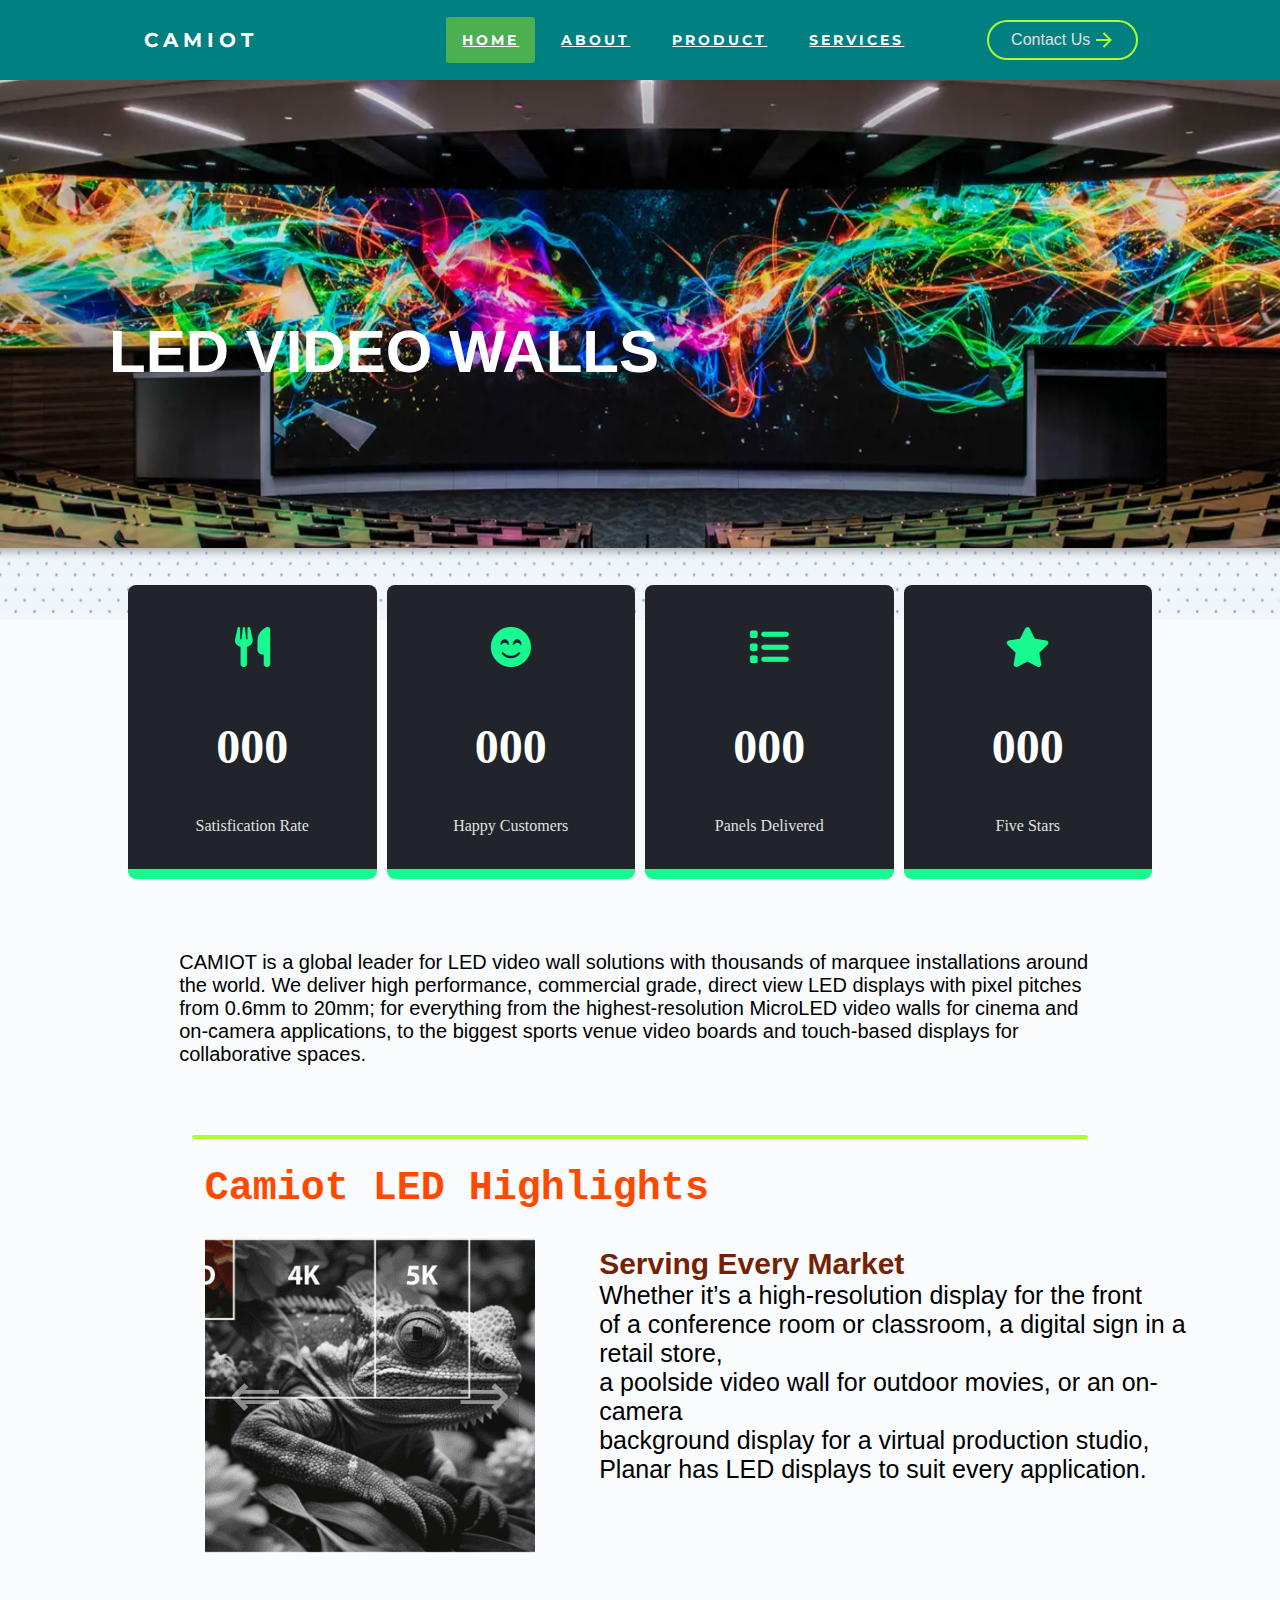
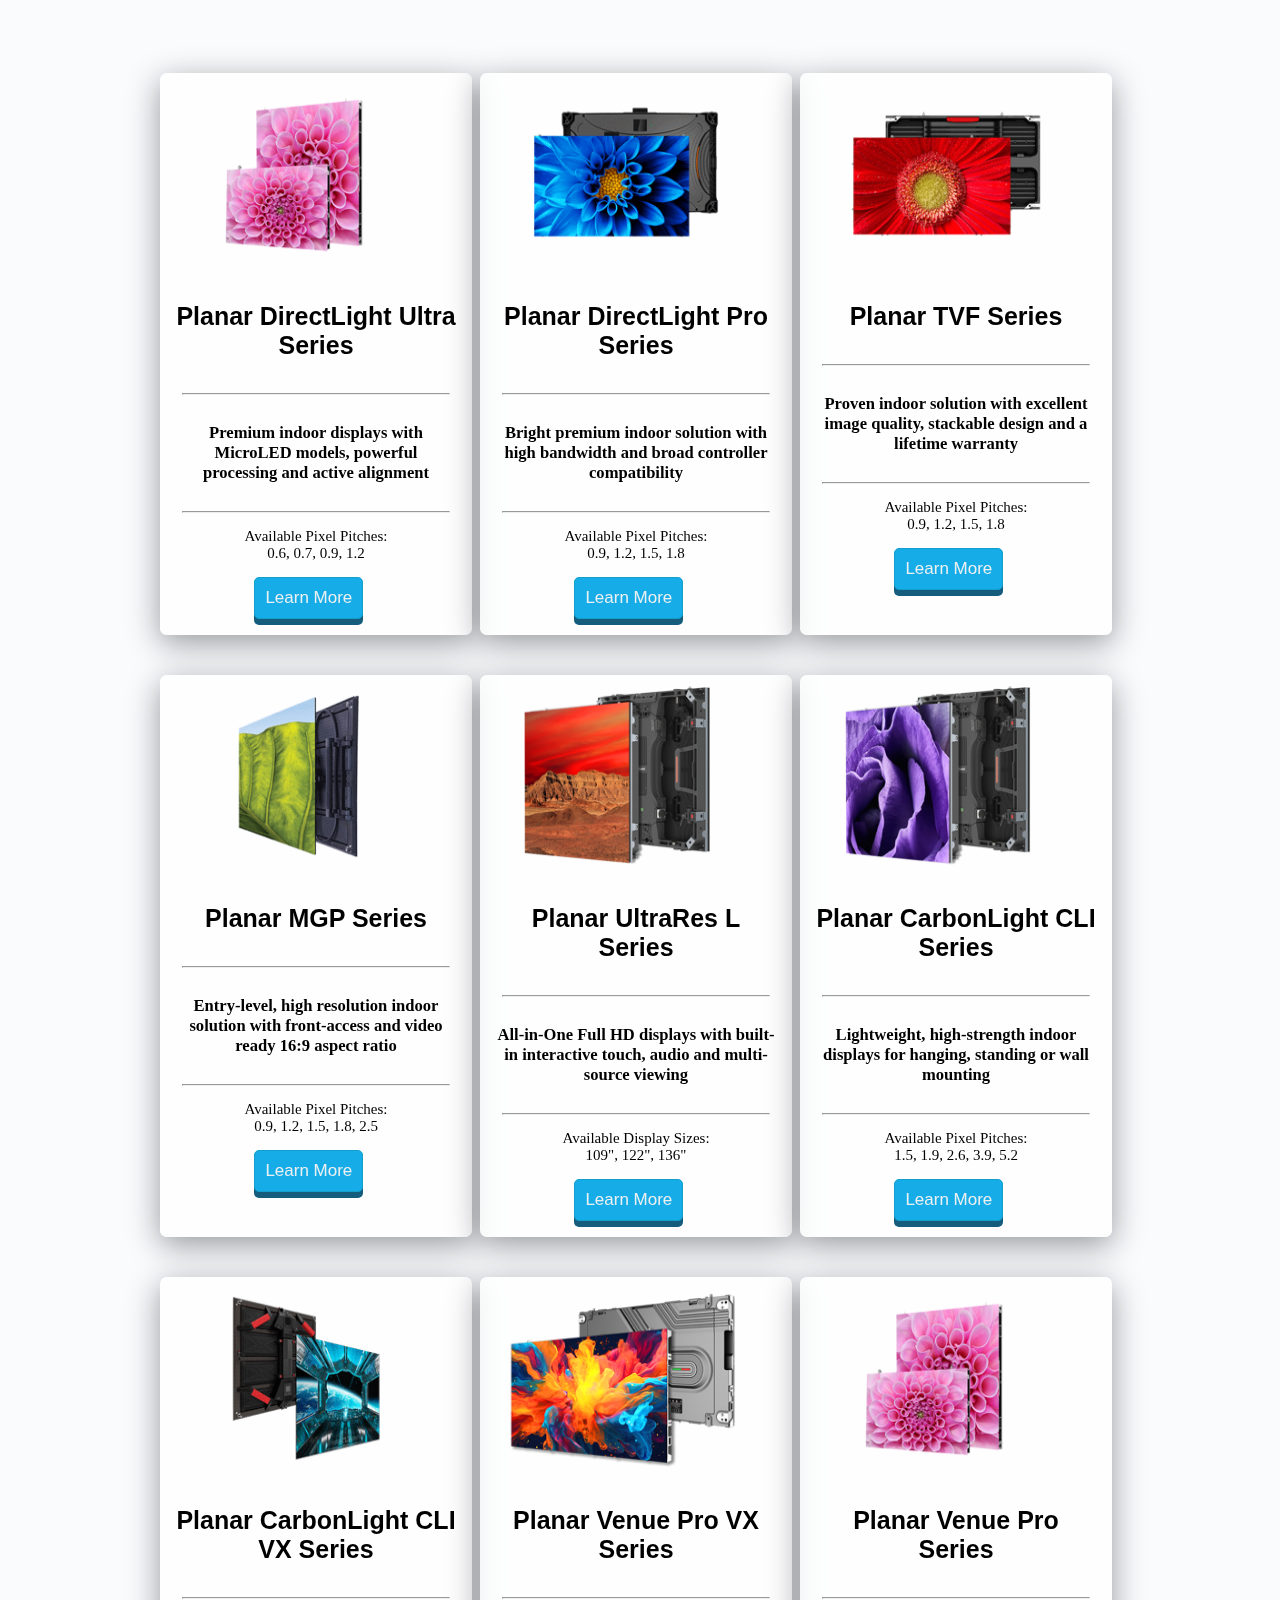
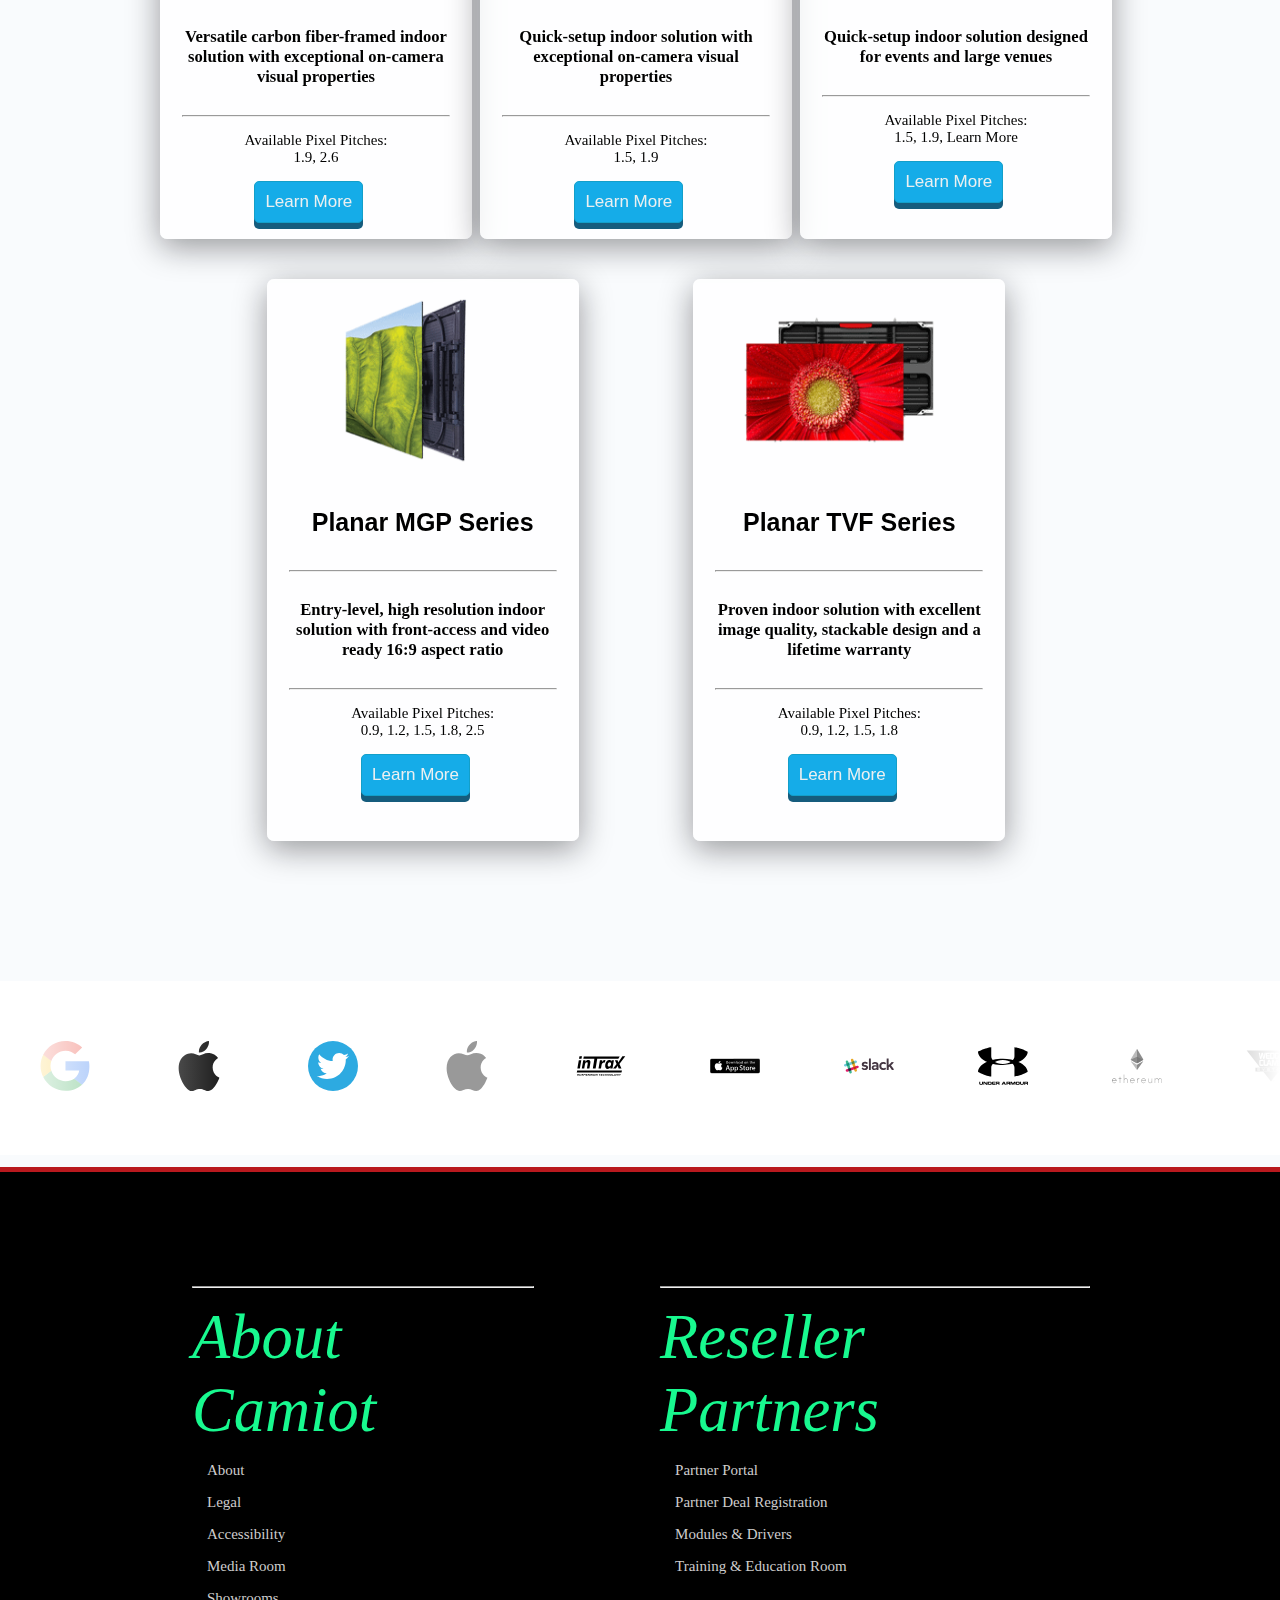
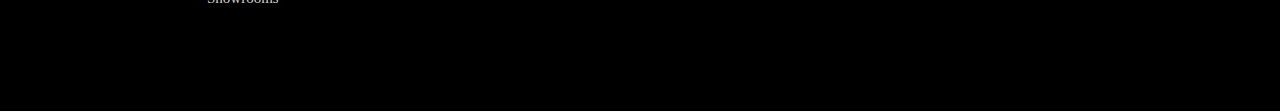
<file: index.html>
<!DOCTYPE html>
<html lang="en">
<head>
<meta charset="UTF-8" />
<meta name="viewport" content="width=device-width, initial-scale=1.0" />
<link href="https://fonts.googleapis.com/css2?family=Montserrat&display=swap" rel="stylesheet"/>
 <!-- FontAwesome Icons -->
 <link rel="stylesheet" href="https://cdnjs.cloudflare.com/ajax/libs/font-awesome/6.0.0-beta2/css/all.min.css" />
<!-- Google Fonts -->
<link href="https://fonts.googleapis.com/css2?family=Poppins:wght@400;600&display=swap" rel="stylesheet" />
<link rel="stylesheet" href="style.css" />
<link rel="stylesheet" href="components_css/button2.css" />
<link rel="stylesheet" href="components_css/scroll.css" />
<link rel="stylesheet" href="components_css/cardbg.css" />
<link rel="stylesheet" href="components_css/cardsdemo.css" />
<link rel="stylesheet" href="components_css/logo-scroll.css">
<link rel="icon" type="image/svg+xml" href="./Assets/logoweb.png" />
<title>CAMIOT SOLUTIONS</title>
</head>
<body>
<div class="preloader" id="preloader">
  <div class="loadingspinner">
    <div id="square1"></div>
    <div id="square2"></div>
    <div id="square3"></div>
    <div id="square4"></div>
    <div id="square5"></div>
  </div>
</div>
<!-- ------------------------------------------------------------------------------------------------------------- -->
<nav>
<div class="logotext">
<a href="index.html" style="text-decoration: none; cursor:pointer;color: white;"><h4>CAMIOT</h4></a>
</div>
<ul class="nav-links">

        <li><a class="active" href="index.html">Home</a></li>

        <li><a href="pages/about.html">About</a></li>

        <li><a href="pages/product.html">Product</a></li>

        <li><a href="pages/services.html">Services</a></li>

       
</ul>
<!-- <button class="button">Contact Us</button> -->
<button class="animated-button" onclick="displayPopup()">
    <svg viewBox="0 0 24 24" class="arr-2" xmlns="http://www.w3.org/2000/svg">
      <path
        d="M16.1716 10.9999L10.8076 5.63589L12.2218 4.22168L20 11.9999L12.2218 19.778L10.8076 18.3638L16.1716 12.9999H4V10.9999H16.1716Z"
      ></path>
    </svg>
    <span class="text">Contact Us</span>
    <span class="circle"></span>
    <svg viewBox="0 0 24 24" class="arr-1" xmlns="http://www.w3.org/2000/svg">
      <path
        d="M16.1716 10.9999L10.8076 5.63589L12.2218 4.22168L20 11.9999L12.2218 19.778L10.8076 18.3638L16.1716 12.9999H4V10.9999H16.1716Z"
      ></path>
    </svg>
</button>
</nav>
<!-- ------------------------------------------------------------------------------------------------------------- -->
<main>

<div class="hero-section">
    <img src="./Assets/t3.png" alt="camiot" class="HEROIMG">
    <div class="hero-text"><h1 class="ttx">LED VIDEO WALLS</h1></div>
    
</div>

<div class="wrapperpro">
  <div class="containerpro">
    <i class="fas fa-utensils"></i>
    <span class="num" data-val="87">000</span>
    <span class="text">Satisfication Rate</span>
  </div>

  <div class="containerpro">
    <i class="fas fa-smile-beam"></i>
    <span class="num" data-val="3483">000</span>
    <span class="text">Happy Customers</span>
  </div>

  <div class="containerpro">
    <i class="fas fa-list"></i>
    <span class="num" data-val="2721">000</span>
    <span class="text">Panels Delivered</span>
  </div>

  <div class="containerpro">
    <i class="fas fa-star"></i>
    <span class="num" data-val="1700">000</span>
    <span class="text">Five Stars</span>
  </div>
</div>

<div class="hero-para">
    <p>
        CAMIOT is a global leader for LED video wall solutions with thousands of marquee installations around the world. We deliver high performance, commercial grade, direct view LED displays with pixel pitches from 0.6mm to 20mm; for everything from the highest-resolution MicroLED video walls for cinema and on-camera applications, to the biggest sports venue video boards and touch-based displays for collaborative spaces.
    </p>
</div>

<hr width="70%" class="line"/>
<div class="mid">
<h1 class="mid-h1">Camiot LED Highlights</h1>
</div>
<section aria-label="Newest Photos" class="carouselsection">
  <div class="carousel-main">
      <div class="carousel" data-carousel>
        <button class="carousel-button prev" data-carousel-button="prev">&#8656;</button>
        <button class="carousel-button next" data-carousel-button="next">&#8658;</button>
        <ul data-slides>
          <li class="slide" data-active>
            <img src="Assets/1.gif" alt="Image #1">
          </li>
          <li class="slide">
            <img src="Assets/2.gif" alt="Image #2">
          </li>
          <li class="slide">
            <img src="Assets/3.webp" alt="Image #3">
          </li>
        </ul>
      </div>
      <div class="hero-para2">
          <p>
            <span class="hp2span">  Serving Every Market</span> <br/>
              Whether it’s a high-resolution display for the front <br> of a conference room or classroom, a digital sign in a retail store,<br> a poolside video wall for outdoor movies, or an on-camera <br>background display for a virtual production studio, <br>Planar has LED displays to suit every application.
          </p>
      </div>
  </div>
</section>
</main>
<!-- ------------------------------------------------------------------------------------------------------------- -->
<div class="startcards">
  <h1 class="stch1">LED Video Wall Solutions</h1>
  <h3 class="stch3">Use the application filters below to view tailored Planar LED solutions.</h3>



<div class="boxes" >
  <div class="cardbg" >
    <div class="content">
      <svg
        fill="currentColor"
        viewBox="0 0 24 24"
        xmlns="http://www.w3.org/2000/svg"
      >
        <path
          d="M20 9V5H4V9H20ZM20 11H4V19H20V11ZM3 3H21C21.5523 3 22 3.44772 22 4V20C22 20.5523 21.5523 21 21 21H3C2.44772 21 2 20.5523 2 20V4C2 3.44772 2.44772 3 3 3ZM5 12H8V17H5V12ZM5 6H7V8H5V6ZM9 6H11V8H9V6Z"
        ></path>
      </svg>
      <p class="para">
      <span style="color: bisque; font-size: 30px;">  Indoor LED Video Walls</span><br>
  Whether it's high-detail content viewed up close in a boardroom or massive digital signage hanging in an airport, Planar's seamless, direct view LED display solutions suit almost every indoor application. With the industry's finest pixel pitches—as small as 0.6mm—and a wide variety of optical and mechanical features to choose from, our indoor LED is the answer.
      </p>
    </div>
  </div>
  <img src="./Assets/led.webp" alt="" class="img-boxes">
</div>
</div>

<!-- __________________ DEMO-CARDS SECTION______________________ -->





  <section class="demo_cards_area">
    <div class="maincard">
         <!-- CARD NO.1 -->
          <div class="subcards">
               <img src="./Assets/panels/1.png" alt="card_logo">
               
               <h4>Planar DirectLight Ultra Series</h4>
               <hr width="95%">
               <div class="demo-profile-details">
               <h5>Premium indoor displays with MicroLED models, powerful processing and active alignment</h5>
               <hr width="95%">
               <p> Available Pixel Pitches:<br/>
               0.6, 0.7, 0.9, 1.2</p>
               </div>
               <button onclick="displayfullcard1()" class="cards-button">Learn More</button>
          </div>
         <!-- CARD NO.2 --> 
          <div class="subcards">
             <img src="./Assets/panels/2.png" alt="card_logo">
             <h4>Planar DirectLight Pro Series</h4>
             <hr width="95%">
             <div class="demo-profile-details">
             <h5>Bright premium indoor solution with high bandwidth and broad controller compatibility</h5>
             <hr width="95%">
             <p>Available Pixel Pitches: <br> 
              0.9, 1.2, 1.5, 1.8</p>
             </div>
             <button class="cards-button">Learn More</button>
          </div>
         <!-- CARD NO.3 -->
          <div class="subcards">
         <img src="./Assets/panels/3.png" alt="card_logo">
         <h4>Planar TVF Series</h4>
         <hr width="95%">
         <div class="demo-profile-details">
         <h5>Proven indoor solution with excellent image quality, stackable design and a lifetime warranty</h5>
         <hr width="95%">
         <p>Available Pixel Pitches: <br>
          0.9, 1.2, 1.5, 1.8</p>
         </div>
         <button class="cards-button">Learn More</button>
          </div>
         <!-- CARD NO.4 -->
          <div class="subcards">
     <img src="./Assets/panels/4.png" alt="card_logo">
     <h4>Planar MGP Series</h4>
     <hr width="95%">
     <div class="demo-profile-details">
     <h5>Entry-level, high resolution indoor solution with front-access and video ready 16:9 aspect ratio</h5>
     <hr width="95%">
     <p>Available Pixel Pitches: <br>
       0.9, 1.2, 1.5, 1.8, 2.5</p>
     </div>
     <button class="cards-button">Learn More</button>
          </div>
         <!-- CARD NO.5 -->
          <div class="subcards">
 <img src="./Assets/panels/5.png" alt="card_logo">
 <h4>Planar UltraRes L Series</h4>
 <hr width="95%">
 <div class="demo-profile-details">
 <h5>All-in-One Full HD displays with built-in interactive touch, audio and multi-source viewing</h5>
 <hr width="95%">
 <p>Available Display Sizes: <br>
  109", 122", 136"</p>
 </div>
 <button class="cards-button">Learn More</button>
          </div>
         <!-- CARD NO.6 -->
          <div class="subcards">
 <img src="./Assets/panels/6.png" alt="card_logo">
 <h4>Planar CarbonLight CLI Series</h4>
 <hr width="95%">
 <div class="demo-profile-details">
 <h5>Lightweight, high-strength indoor displays for hanging, standing or wall mounting</h5>
 <hr width="95%">
 <p>Available Pixel Pitches: <br>
   1.5, 1.9, 2.6, 3.9, 5.2</p>
 </div>
 <button class="cards-button">Learn More</button>
          </div>
         <!-- CARD NO.7 -->
          <div class="subcards">
 <img src="./Assets/panels/7.png" alt="card_logo">
 <h4>Planar CarbonLight CLI VX Series</h4>
 <hr width="95%">
 <div class="demo-profile-details">
 <h5>Versatile carbon fiber-framed indoor solution with exceptional on-camera visual properties</h5>
 <hr width="95%">
 <p>Available Pixel Pitches: <br>
  1.9, 2.6</p>
 </div>
 <button class="cards-button">Learn More</button>
          </div>
         <!-- CARD NO.8 -->
          <div class="subcards">
 <img src="./Assets/panels/8.png" alt="card_logo">
 <h4>Planar Venue Pro VX Series</h4>
 <hr width="95%">
 <div class="demo-profile-details">
 <h5>Quick-setup indoor solution with exceptional on-camera visual properties</h5>
 <hr width="95%">
 <p>Available Pixel Pitches: <br>1.5, 1.9</p>
 </div>
 <button class="cards-button">Learn More</button>
          </div>
         <!-- CARD NO.9 -->
          <div class="subcards">
               <img src="./Assets/panels/1.png" alt="card_logo">
               <h4>Planar Venue Pro Series</h4>
               <hr width="95%">
               <div class="demo-profile-details">
               <h5>Quick-setup indoor solution designed for events and large venues</h5>
               <hr width="95%">
               <p>Available Pixel Pitches: <br>1.5, 1.9, Learn More</p>
               </div>
               <button class="cards-button">Learn More</button>
          </div>

                   <!-- CARD NO.10 -->
                   <div class="subcards">
                    <img src="./Assets/panels/4.png" alt="card_logo">
                    <h4>Planar MGP Series</h4>
                    <hr width="95%">
                    <div class="demo-profile-details">
                    <h5>Entry-level, high resolution indoor solution with front-access and video ready 16:9 aspect ratio</h5>
                    <hr width="95%">
                    <p>Available Pixel Pitches: <br>
                      0.9, 1.2, 1.5, 1.8, 2.5</p>
                    </div>
                    <button class="cards-button">Learn More</button>
                         </div>
                                  <!-- CARD NO.11 -->
                                  <div class="subcards">
                                    <img src="./Assets/panels/3.png" alt="card_logo">
                                    <h4>Planar TVF Series</h4>
                                    <hr width="95%">
                                    <div class="demo-profile-details">
                                    <h5>Proven indoor solution with excellent image quality, stackable design and a lifetime warranty</h5>
                                    <hr width="95%">
                                    <p>Available Pixel Pitches: <br>
                                     0.9, 1.2, 1.5, 1.8</p>
                                    </div>
                                    <button class="cards-button">Learn More</button>
                                     </div>
    </div>
 </section>
 
 <div class="logos-scroll">
  <div class="logos-slide">
    <img src="./Assets/logos_scroll/1.svg" />
    <img src="./Assets/logos_scroll/2.svg" />
    <img src="./Assets/logos_scroll/3.svg" />
    <img src="./Assets/logos_scroll/4.svg" />
    <img src="./Assets/logos_scroll/5.svg" />
    <img src="./Assets/logos_scroll/6.svg" />
    <img src="./Assets/logos_scroll/7.svg" />
    <img src="./Assets/logos_scroll/8.svg" />
    <img src="./Assets/logos_scroll/9.svg" />
    <img src="./Assets/logos_scroll/10.svg" />
  </div>

  <div class="logos-slide">
    <img src="./Assets/logos_scroll/1.svg" />
    <img src="./Assets/logos_scroll/2.svg" />
    <img src="./Assets/logos_scroll/3.svg" />
    <img src="./Assets/logos_scroll/4.svg" />
    <img src="./Assets/logos_scroll/5.svg" />
    <img src="./Assets/logos_scroll/6.svg" />
    <img src="./Assets/logos_scroll/7.svg" />
    <img src="./Assets/logos_scroll/8.svg" />
    <img src="./Assets/logos_scroll/9.svg" />
    <img src="./Assets/logos_scroll/10.svg" />
  </div>
</div>


<footer>
  <hr style="background-color: #B9191E; height: 5px; border: none;">
  <div style="display: flex">
     <ul style="list-style: none; padding: 5%; margin-left: 10%; ">
      <hr width="100%">
      <li class="main-ftitem"><i> About Camiot</i></li>
      <a href="./pages/about.html" style="text-decoration: none; color: #cecdcd;"><li class="ft-items">About</li></a>
      <a href="./pages/about.html" style="text-decoration: none; color: #cecdcd;"><li class="ft-items">Legal</li></a>
      <a href="./pages/about.html" style="text-decoration: none; color: #cecdcd;"><li class="ft-items">Accessibility</li></a>
      <a href="./pages/about.html" style="text-decoration: none; color: #cecdcd;"><li class="ft-items">Media Room</li></a>
      <a href="./pages/about.html" style="text-decoration: none; color: #cecdcd;"><li class="ft-items">Showrooms</li></a>
     </ul>

     <ul style="list-style: none; padding: 5%; margin-right: 10%;">
      <hr width="100%">
      <a href="./pages/services.html" style="text-decoration: none; color: #cecdcd;"><li class="main-ftitem"><i>Reseller Partners</i></li></a>
      <a href="./pages/services.html" style="text-decoration: none; color: #cecdcd;"><li class="ft-items">Partner Portal</li></a>
      <a href="./pages/services.html" style="text-decoration: none; color: #cecdcd;"><li class="ft-items">Partner Deal Registration</li></a>
      <a href="./pages/services.html" style="text-decoration: none; color: #cecdcd;"><li class="ft-items">Modules & Drivers</li></a>
      <a href="./pages/services.html" style="text-decoration: none; color: #cecdcd;"><li class="ft-items">Training & Education Room</li></a>
     </ul>

     <!-- <h2 class="Copyright">Copyright © 2024   All rights reserved.
    </h2> -->
  </div>
</footer>
<!-- POP-UP BOX -->
<div class="pop-up" id="popUp">
<img src="./Assets/whatsapp3.svg" alt="Popup">
<h1>Contact Us !</h1>
<p>You can reach us by call or message</p>
<a href="https://wa.me/9608540597">
<button>CHAT</button></a>
<!-- onclick="closePopup()" -->
</div>

</body>
<script src="script.js"></script>
<script src="pop-up.js" defer></script>
<script>
  var preloader = document.getElementById("preloader");
  window.addEventListener("load",function () {
    preloader.style.display= "none";
  })
</script>
</html>
</file>
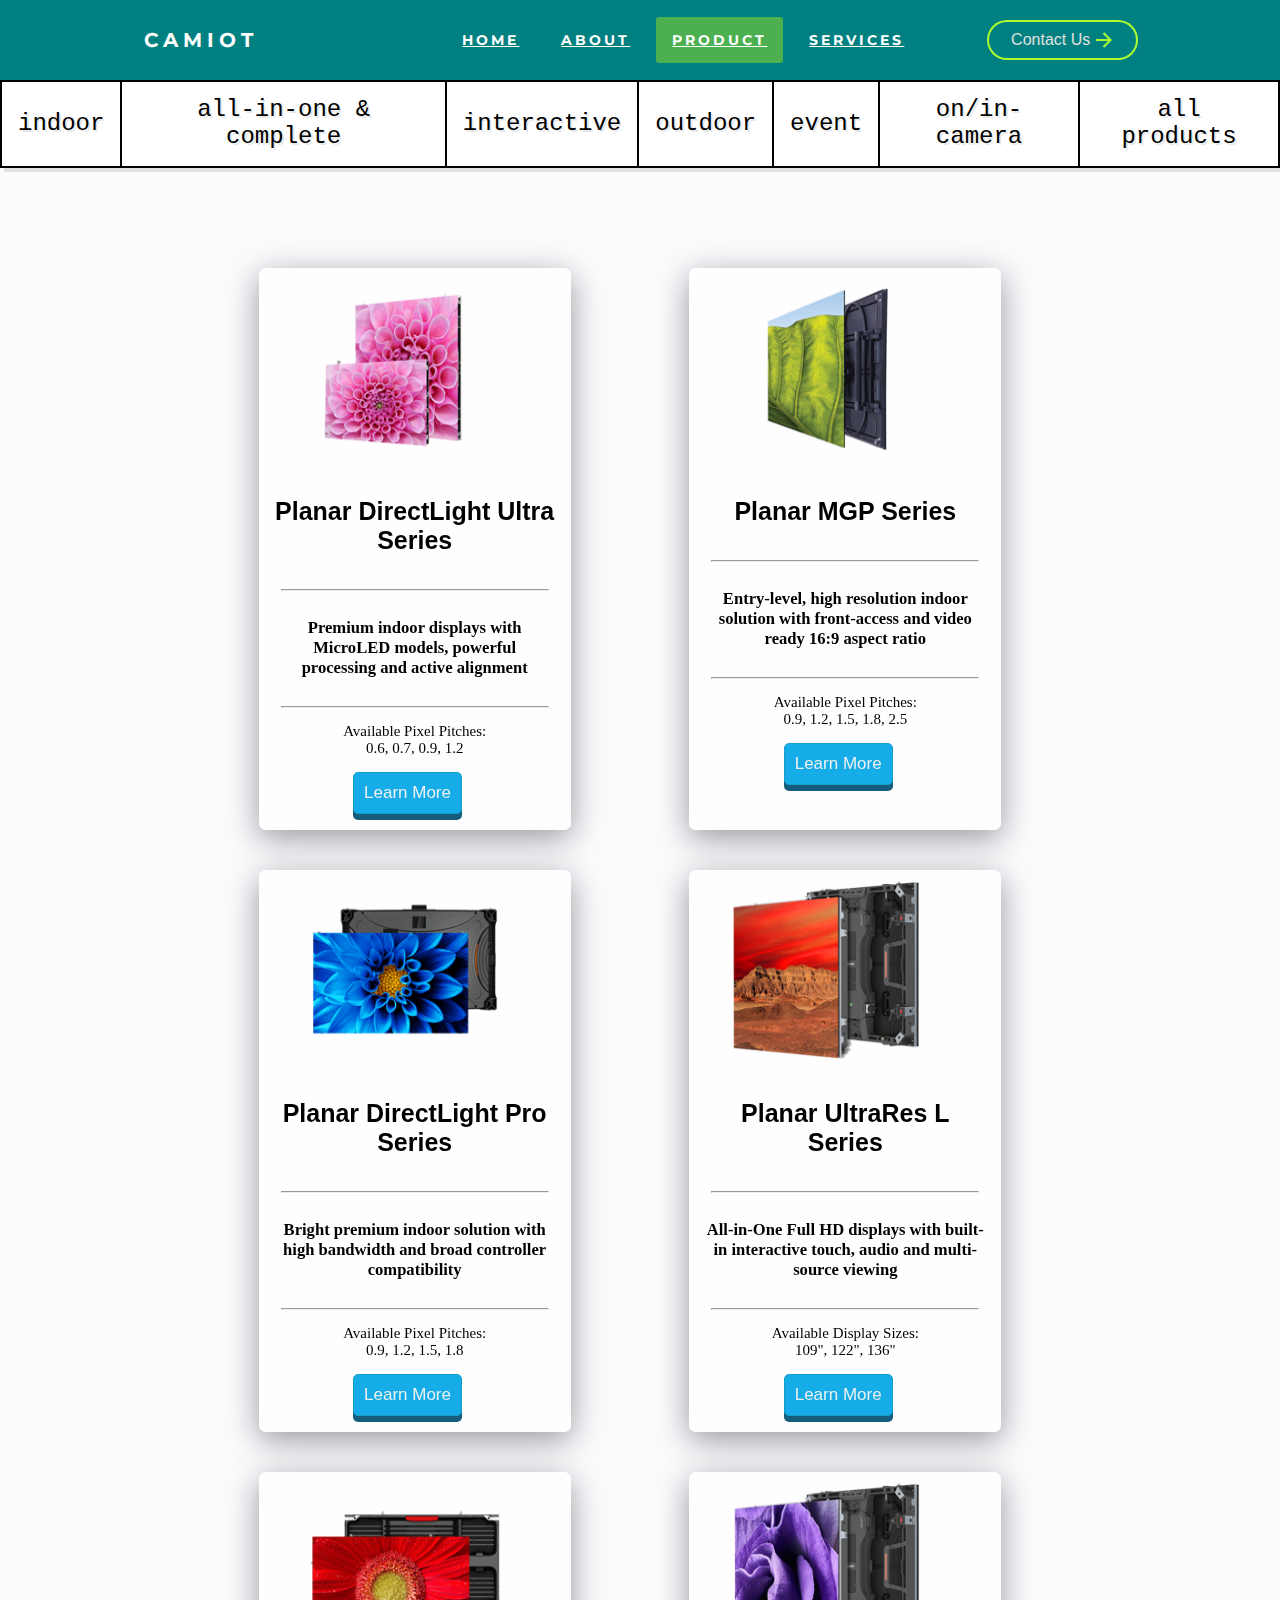
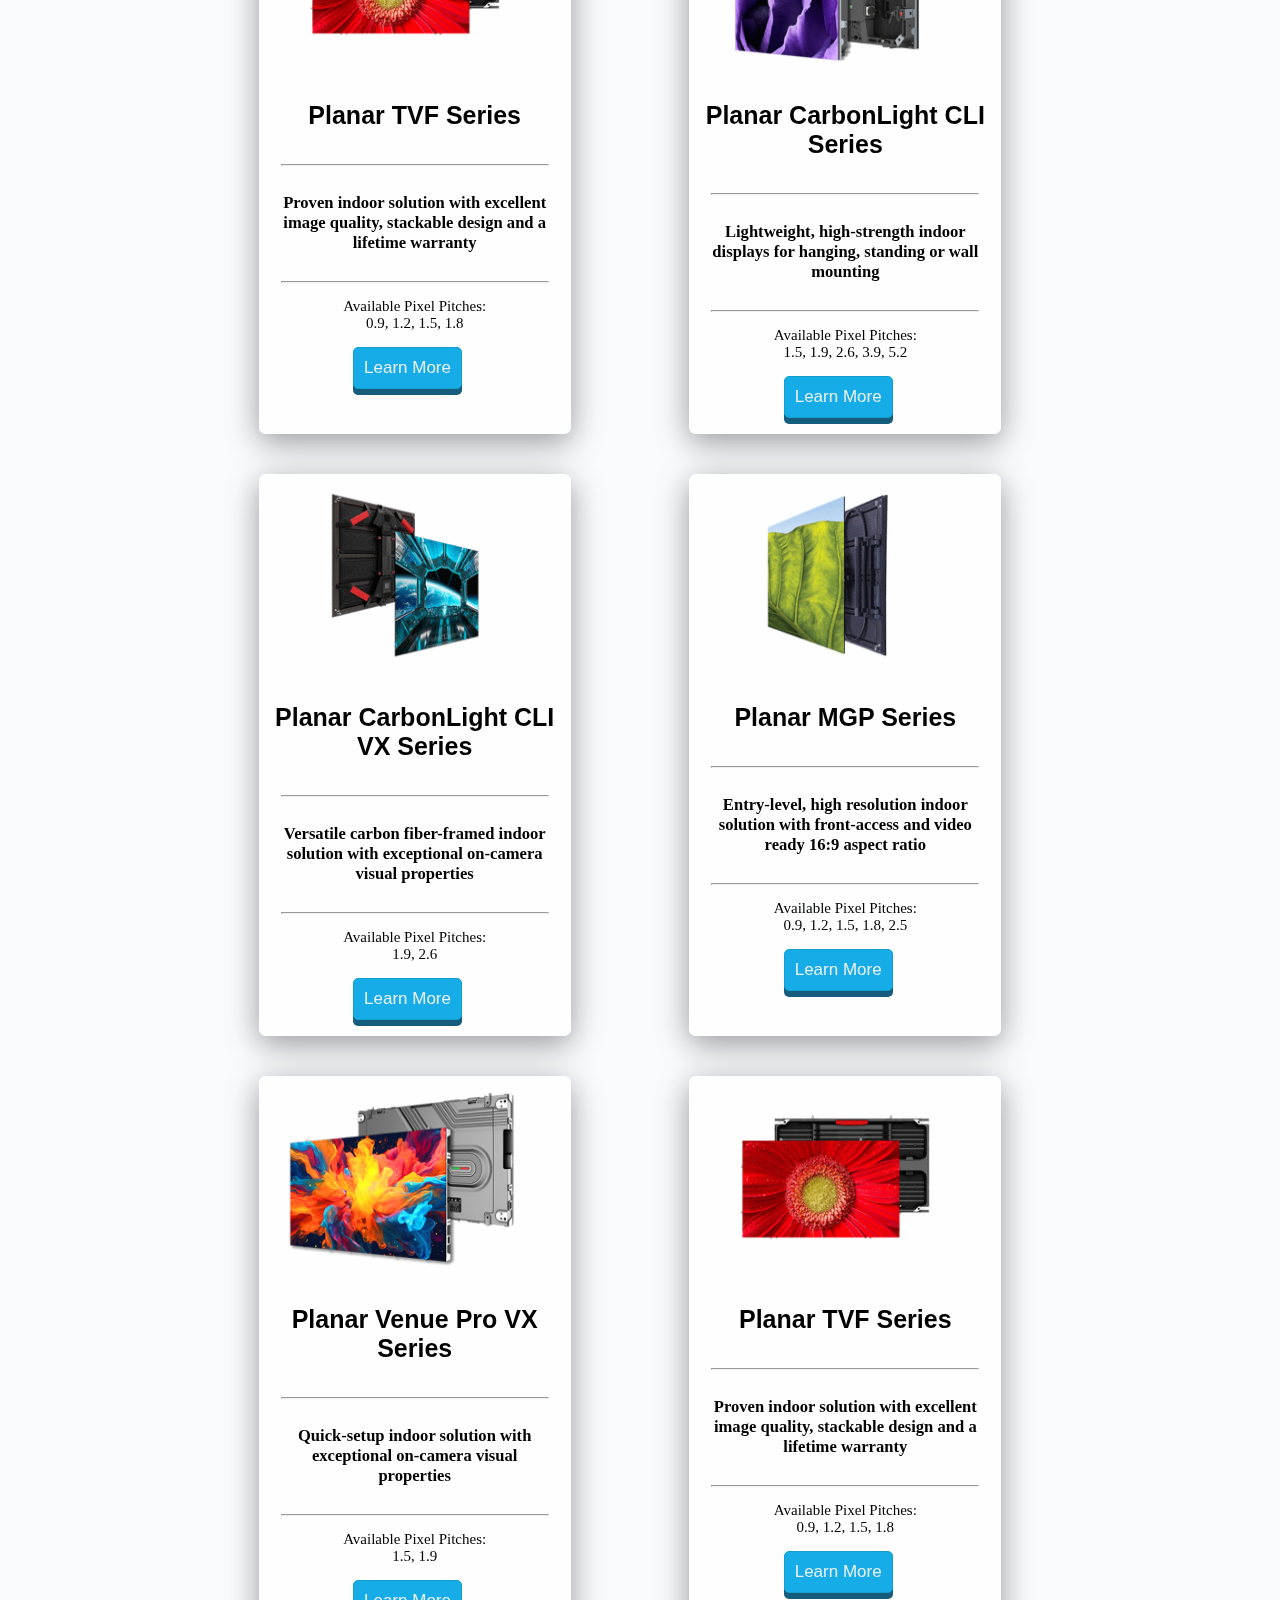
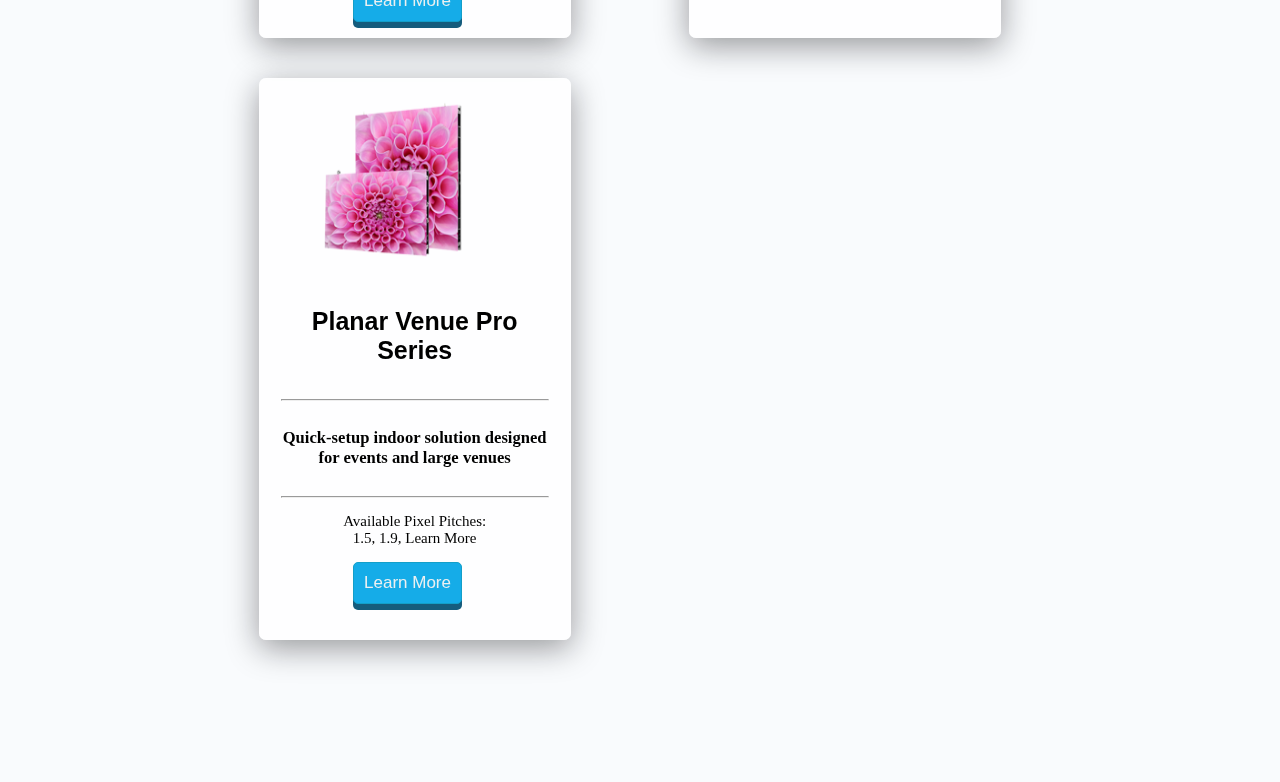
<file: product.html>
<!DOCTYPE html>
<html lang="en">
<head>
<meta charset="UTF-8" />
<meta name="viewport" content="width=device-width, initial-scale=1.0" />
<link href="https://fonts.googleapis.com/css2?family=Montserrat&display=swap" rel="stylesheet"/>
<link rel="stylesheet" href="../style.css" />
<link rel="stylesheet" href="../components_css/cardsdemo.css" />
<link rel="stylesheet" href="./product.css" />
<link rel="stylesheet" href="../components_css/button2.css" />
<link rel="stylesheet" href="../components_css/spinner.css" />
<link rel="icon" type="image/svg+xml" href="../Assets/logoweb.png" />
<title>CAMIOT SOLUTIONS</title>
</head>
<body>
<nav>
<div class="logotext">
  <a href="../index.html" style="text-decoration: none; cursor:pointer;color: white;"><h4>CAMIOT</h4></a>
</div>
<ul class="nav-links">

        <li><a href="../index.html">Home</a></li>

        <li><a href="about.html">About</a></li>

        <li><a class="active" href="product.html">Product</a></li>

        <li><a href="services.html">Services</a></li>

</ul>
<!-- <button class="button">Contact Us</button> -->
<button class="animated-button">
        <svg viewBox="0 0 24 24" class="arr-2" xmlns="http://www.w3.org/2000/svg">
          <path
            d="M16.1716 10.9999L10.8076 5.63589L12.2218 4.22168L20 11.9999L12.2218 19.778L10.8076 18.3638L16.1716 12.9999H4V10.9999H16.1716Z"
          ></path>
        </svg>
        <span class="text">Contact Us</span>
        <span class="circle"></span>
        <svg viewBox="0 0 24 24" class="arr-1" xmlns="http://www.w3.org/2000/svg">
          <path
            d="M16.1716 10.9999L10.8076 5.63589L12.2218 4.22168L20 11.9999L12.2218 19.778L10.8076 18.3638L16.1716 12.9999H4V10.9999H16.1716Z"
          ></path>
        </svg>
    </button>
</nav>

<!-- <div class="hero-section">
  <img src="../Assets/ink.gif" alt="" class="product-vid">
  <div class="hero-text"><h1 class="pro-ttx">When Image <br><span>Experience Matters</span></h1></div>
</div> -->

<div class="multi-button">
  <button onclick="hideshow1()">Indoor</button>
  <button onclick="hideshow2()">All-In-One & Complete</button>
  <button onclick="hideshow3()">Interactive</button>
  <button onclick="hideshow4()">Outdoor</button>
  <button onclick="hideshow5()">Event</button>
  <button onclick="hideshow6()">On/In-Camera</button>
  <button onclick="hideshowz()">All Products</button>
</div>

<section class="pro_cards_area">
  <div class="pro-maincard">

    <div class="indoor-class" id="indoor-class">
       <!-- CARD NO.1 -->
        <div class="subcards">
             <img src="../Assets/panels/1.png" alt="card_logo">
             
             <h4>Planar DirectLight Ultra Series</h4>
             <hr width="95%">
             <div class="demo-profile-details">
             <h5>Premium indoor displays with MicroLED models, powerful processing and active alignment</h5>
             <hr width="95%">
             <p> Available Pixel Pitches:<br/>
             0.6, 0.7, 0.9, 1.2</p>
             </div>
             <button class="cards-button">Learn More</button>
        </div>
       <!-- CARD NO.2 --> 
        <div class="subcards">
           <img src="../Assets/panels/2.png" alt="card_logo">
           <h4>Planar DirectLight Pro Series</h4>
           <hr width="95%">
           <div class="demo-profile-details">
           <h5>Bright premium indoor solution with high bandwidth and broad controller compatibility</h5>
           <hr width="95%">
           <p>Available Pixel Pitches: <br> 
            0.9, 1.2, 1.5, 1.8</p>
           </div>
           <button class="cards-button">Learn More</button>
        </div>
       <!-- CARD NO.3 -->
        <div class="subcards">
       <img src="../Assets/panels/3.png" alt="card_logo">
       <h4>Planar TVF Series</h4>
       <hr width="95%">
       <div class="demo-profile-details">
       <h5>Proven indoor solution with excellent image quality, stackable design and a lifetime warranty</h5>
       <hr width="95%">
       <p>Available Pixel Pitches: <br>
        0.9, 1.2, 1.5, 1.8</p>
       </div>
       <button class="cards-button">Learn More</button>
        </div>
    </div>



     <div class="alioc-class" id="alioc-class" >
       <!-- CARD NO.4 -->
        <div class="subcards">
   <img src="../Assets/panels/4.png" alt="card_logo">
   <h4>Planar MGP Series</h4>
   <hr width="95%">
   <div class="demo-profile-details">
   <h5>Entry-level, high resolution indoor solution with front-access and video ready 16:9 aspect ratio</h5>
   <hr width="95%">
   <p>Available Pixel Pitches: <br>
     0.9, 1.2, 1.5, 1.8, 2.5</p>
   </div>
   <button class="cards-button">Learn More</button>
        </div>
       <!-- CARD NO.5 -->
        <div class="subcards">
<img src="../Assets/panels/5.png" alt="card_logo">
<h4>Planar UltraRes L Series</h4>
<hr width="95%">
<div class="demo-profile-details">
<h5>All-in-One Full HD displays with built-in interactive touch, audio and multi-source viewing</h5>
<hr width="95%">
<p>Available Display Sizes: <br>
109", 122", 136"</p>
</div>
<button class="cards-button">Learn More</button>
        </div>
       <!-- CARD NO.6 -->
        <div class="subcards">
<img src="../Assets/panels/6.png" alt="card_logo">
<h4>Planar CarbonLight CLI Series</h4>
<hr width="95%">
<div class="demo-profile-details">
<h5>Lightweight, high-strength indoor displays for hanging, standing or wall mounting</h5>
<hr width="95%">
<p>Available Pixel Pitches: <br>
 1.5, 1.9, 2.6, 3.9, 5.2</p>
</div>
<button class="cards-button">Learn More</button>
        </div>
     </div>


     <div class="interactive-class" id="interactive-class" >
       <!-- CARD NO.7 -->
        <div class="subcards">
<img src="../Assets/panels/7.png" alt="card_logo">
<h4>Planar CarbonLight CLI VX Series</h4>
<hr width="95%">
<div class="demo-profile-details">
<h5>Versatile carbon fiber-framed indoor solution with exceptional on-camera visual properties</h5>
<hr width="95%">
<p>Available Pixel Pitches: <br>
1.9, 2.6</p>
</div>
<button class="cards-button">Learn More</button>
        </div>
       <!-- CARD NO.8 -->
        <div class="subcards">
<img src="../Assets/panels/8.png" alt="card_logo">
<h4>Planar Venue Pro VX Series</h4>
<hr width="95%">
<div class="demo-profile-details">
<h5>Quick-setup indoor solution with exceptional on-camera visual properties</h5>
<hr width="95%">
<p>Available Pixel Pitches: <br>1.5, 1.9</p>
</div>
<button class="cards-button">Learn More</button>
        </div>
       <!-- CARD NO.9 -->
        <div class="subcards">
             <img src="../Assets/panels/1.png" alt="card_logo">
             <h4>Planar Venue Pro Series</h4>
             <hr width="95%">
             <div class="demo-profile-details">
             <h5>Quick-setup indoor solution designed for events and large venues</h5>
             <hr width="95%">
             <p>Available Pixel Pitches: <br>1.5, 1.9, Learn More</p>
             </div>
             <button class="cards-button">Learn More</button>
        </div>
     </div>
    
     <div class="outdoor-class" id="outdoor-class" >
                 <!-- CARD NO.10 -->
                 <div class="subcards">
                  <img src="../Assets/panels/4.png" alt="card_logo">
                  <h4>Planar MGP Series</h4>
                  <hr width="95%">
                  <div class="demo-profile-details">
                  <h5>Entry-level, high resolution indoor solution with front-access and video ready 16:9 aspect ratio</h5>
                  <hr width="95%">
                  <p>Available Pixel Pitches: <br>
                    0.9, 1.2, 1.5, 1.8, 2.5</p>
                  </div>
                  <button class="cards-button">Learn More</button>
                       </div>
                 <!-- CARD NO.11 -->
                <div class="subcards">
                                  <img src="../Assets/panels/3.png" alt="card_logo">
                                  <h4>Planar TVF Series</h4>
                                  <hr width="95%">
                                  <div class="demo-profile-details">
                                  <h5>Proven indoor solution with excellent image quality, stackable design and a lifetime warranty</h5>
                                  <hr width="95%">
                                  <p>Available Pixel Pitches: <br>
                                   0.9, 1.2, 1.5, 1.8</p>
                                  </div>
                                  <button class="cards-button">Learn More</button>
                      </div>
     </div>
  </div>

<div class="spinner-loader" id="spinner-loader" style="display: none;">
  <div class="spin-card">
    <div class="loader">
      <p>Please Select</p>
      <div class="words">
        <span class="word">Indoor</span>
        <span class="word">Outdoor</span>
        <span class="word">interactive</span>
        <span class="word">on /in-camera</span>
        <span class="word">event</span>
        <span class="word">Indoor</span>
        <span class="word">All-In-One</span>
      </div>
    </div>
  </div>
  <div  class="spinner" id="spinner">
    <span></span>
    <span></span>
    <span></span>
    <span></span>
    <span></span>
    <span></span>
    <span></span>
    <span></span>
  </div>
</div>
</section>

</body>
<script src="./product.js"></script>
</html>
</file>
<file: style.css>
@import url('https://fonts.googleapis.com/css2?family=Montserrat:ital,wght@0,100..900;1,100..900&display=swap');

body{
    background-color: #F9FBFD;
    margin: 0%;
    padding: 0%;
    box-sizing: border-box;
}
.preloader{
  background-color: #000000;
  height: 100vh;
  width: 100%;
  position: fixed;
  z-index: 100;
}
.loadingspinner {
  --square: 26px;
  --offset: 30px;
  --duration: 2.4s;
  --delay: 0.2s;
  --timing-function: ease-in-out;
  --in-duration: 0.4s;
  --in-delay: 0.1s;
  --in-timing-function: ease-out;
  width: calc( 3 * var(--offset) + var(--square));
  height: calc( 2 * var(--offset) + var(--square));
  padding: 0px;
  margin-left: auto;
  margin-right: auto;
  margin-top: 25%;
  margin-bottom: 30px;
  position: relative;
}

.loadingspinner div {
  display: inline-block;
  background: #ff8c00;
    /*background: var(--text-color);*/
    /*box-shadow: 1px 1px 1px rgba(0, 0, 0, 0.4);*/
  border: none;
  border-radius: 2px;
  width: var(--square);
  height: var(--square);
  position: absolute;
  padding: 0px;
  margin: 0px;
  font-size: 6pt;
  color: black;
}

.loadingspinner #square1 {
  left: calc( 0 * var(--offset) );
  top: calc( 0 * var(--offset) );
  animation: square1 var(--duration) var(--delay) var(--timing-function) infinite,
               squarefadein var(--in-duration) calc(1 * var(--in-delay)) var(--in-timing-function) both;
}

.loadingspinner #square2 {
  left: calc( 0 * var(--offset) );
  top: calc( 1 * var(--offset) );
  animation: square2 var(--duration) var(--delay) var(--timing-function) infinite,
              squarefadein var(--in-duration) calc(1 * var(--in-delay)) var(--in-timing-function) both;
}

.loadingspinner #square3 {
  left: calc( 1 * var(--offset) );
  top: calc( 1 * var(--offset) );
  animation: square3 var(--duration) var(--delay) var(--timing-function) infinite,
               squarefadein var(--in-duration) calc(2 * var(--in-delay)) var(--in-timing-function) both;
}

.loadingspinner #square4 {
  left: calc( 2 * var(--offset) );
  top: calc( 1 * var(--offset) );
  animation: square4 var(--duration) var(--delay) var(--timing-function) infinite,
               squarefadein var(--in-duration) calc(3 * var(--in-delay)) var(--in-timing-function) both;
}

.loadingspinner #square5 {
  left: calc( 3 * var(--offset) );
  top: calc( 1 * var(--offset) );
  animation: square5 var(--duration) var(--delay) var(--timing-function) infinite,
               squarefadein var(--in-duration) calc(4 * var(--in-delay)) var(--in-timing-function) both;
}

@keyframes square1 {
  0% {
    left: calc( 0 * var(--offset) );
    top: calc( 0 * var(--offset) );
  }

  8.333% {
    left: calc( 0 * var(--offset) );
    top: calc( 1 * var(--offset) );
  }

  100% {
    left: calc( 0 * var(--offset) );
    top: calc( 1 * var(--offset) );
  }
}

@keyframes square2 {
  0% {
    left: calc( 0 * var(--offset) );
    top: calc( 1 * var(--offset) );
  }

  8.333% {
    left: calc( 0 * var(--offset) );
    top: calc( 2 * var(--offset) );
  }

  16.67% {
    left: calc( 1 * var(--offset) );
    top: calc( 2 * var(--offset) );
  }

  25.00% {
    left: calc( 1 * var(--offset) );
    top: calc( 1 * var(--offset) );
  }

  83.33% {
    left: calc( 1 * var(--offset) );
    top: calc( 1 * var(--offset) );
  }

  91.67% {
    left: calc( 1 * var(--offset) );
    top: calc( 0 * var(--offset) );
  }

  100% {
    left: calc( 0 * var(--offset) );
    top: calc( 0 * var(--offset) );
  }
}

@keyframes square3 {
  0%,100% {
    left: calc( 1 * var(--offset) );
    top: calc( 1 * var(--offset) );
  }

  16.67% {
    left: calc( 1 * var(--offset) );
    top: calc( 1 * var(--offset) );
  }

  25.00% {
    left: calc( 1 * var(--offset) );
    top: calc( 0 * var(--offset) );
  }

  33.33% {
    left: calc( 2 * var(--offset) );
    top: calc( 0 * var(--offset) );
  }

  41.67% {
    left: calc( 2 * var(--offset) );
    top: calc( 1 * var(--offset) );
  }

  66.67% {
    left: calc( 2 * var(--offset) );
    top: calc( 1 * var(--offset) );
  }

  75.00% {
    left: calc( 2 * var(--offset) );
    top: calc( 2 * var(--offset) );
  }

  83.33% {
    left: calc( 1 * var(--offset) );
    top: calc( 2 * var(--offset) );
  }

  91.67% {
    left: calc( 1 * var(--offset) );
    top: calc( 1 * var(--offset) );
  }
}

@keyframes square4 {
  0% {
    left: calc( 2 * var(--offset) );
    top: calc( 1 * var(--offset) );
  }

  33.33% {
    left: calc( 2 * var(--offset) );
    top: calc( 1 * var(--offset) );
  }

  41.67% {
    left: calc( 2 * var(--offset) );
    top: calc( 2 * var(--offset) );
  }

  50.00% {
    left: calc( 3 * var(--offset) );
    top: calc( 2 * var(--offset) );
  }

  58.33% {
    left: calc( 3 * var(--offset) );
    top: calc( 1 * var(--offset) );
  }

  100% {
    left: calc( 3 * var(--offset) );
    top: calc( 1 * var(--offset) );
  }
}

@keyframes square5 {
  0% {
    left: calc( 3 * var(--offset) );
    top: calc( 1 * var(--offset) );
  }

  50.00% {
    left: calc( 3 * var(--offset) );
    top: calc( 1 * var(--offset) );
  }

  58.33% {
    left: calc( 3 * var(--offset) );
    top: calc( 0 * var(--offset) );
  }

  66.67% {
    left: calc( 2 * var(--offset) );
    top: calc( 0 * var(--offset) );
  }

  75.00% {
    left: calc( 2 * var(--offset) );
    top: calc( 1 * var(--offset) );
  }

  100% {
    left: calc( 2 * var(--offset) );
    top: calc( 1 * var(--offset) );
  }
}

@keyframes squarefadein {
  0% {
    transform: scale(0.75);
    opacity: 0.0;
  }

  100% {
    transform: scale(1.0);
    opacity: 1.0;
  }
}
/* ----------------------------------------------------------------------------------------------------  */
nav {
  height: 80px;
  width: 100%;
    display: flex;
  
    justify-content: space-evenly;
  
    align-items: center;
  
    /* min-height: 8vh; */
  
    /* background-color: teal; */
    /* background-color: #0e0e70; */
    background-color: teal;
  
    font-family: "Montserrat", sans-serif;
  
  }
  
  .nav-links {
  
    float: right;
    margin-right: 20px;
    display: flex;
  
    justify-content: space-around;
  
    width: 30%;
  
  }
  
  .nav-links li {
    display: inline-block;
    line-height: 80px;
    margin: 0 5px;
    list-style: none;
  
  }
  
  .nav-links a {
  
    color: white;
  
    /* /* text-decoration: none; */
  
    letter-spacing: 3px;
  
    font-weight: bold;
  
    font-size: 14px;
  
    padding: 14px 16px; 
    /* font-size: 17px; */
  /* padding: 7px 13px; */
  border-radius: 3px;
  text-transform: uppercase;
  
  }
  
  .nav-links a:hover:not(.active) {
  
    /* background-color: lightseagreen; */
    background-color: lightseagreen;
  
  }
  
  .nav-links li a.active {
  
    /* background-color: #4caf50; */
    background-color: #4caf50;
    transition: .5s;
  }

 .logotext {

    color: white;
    text-transform: uppercase;
    letter-spacing: 5px;
    font-size: 20px;
    font-weight: bold;
  
  }

  @media (max-width: 1125px) {

    .nav-links a  {
      font-size: 12px;
      letter-spacing: 0px;
    }
  }
  @media (max-width: 890px) {
  
   .nav-links {  
     display: none;
    }
   
  }

  /* ----------------------------------------------------------------------------------------------------------------------------------- */

.hero-section{
  /* background-color: #000; */
  position: relative;
  text-align: center;
}
.ttx{
  color: white;
  font-size: 60px;
  font-weight: bold;
  font-family: Arial, Helvetica, sans-serif;
}


.hero-text{
  position: absolute;
  top: 50%;
  left: 30%;
  transform: translate(-50%, -50%);
}
@media (max-width: 930px) {
  
  .hero-text {  
    left: 40%;
   }
  
 }

.HEROIMG
{
  width: 100%;
  height: 60vh;
  /* opacity: 80%; */
}

.hero-para {
  margin-top: 10%;
  margin-bottom: -130px;
  padding: 14%;
  font-size: 20px;
  font-family: 'Lucida Sans', 'Lucida Sans Regular', 'Lucida Grande', 'Lucida Sans Unicode', Geneva, Verdana, sans-serif;
}

@media (max-width: 1200px){
  .hero-para{
    margin-top: 17%;
  }
}
@media (max-width: 770px){
  .hero-para{
    margin-top: 65%;
  }
}
@media (max-width: 480px){
  .hero-para{
    margin-top: 115%;
  }
}

.line{
  background-color: #ADFF2F;
  height: 4px;
  border-radius: 5px;
  margin-top: -50px;
  border: none;
}
@media (max-width: 730px){
  .line{
    margin-top: 30px;
  }
}
@media (max-width: 600px){
  .line{
    margin-top: 50px;
  }
}
@media (max-width: 480px){
  .line{
    margin-top: 80px;
  }
}
.mid-h1{
  color: #ff4800;
  /* color: #282726; */
  margin-left:16%;
  font-family: monospace;
  font-size: 40px;
  font-weight: 800;
}
@media (max-width: 1100px){
.carousel-main{
  display: flex;
  flex-direction: column;
}
}
@media (max-width: 700px){
  .carouselsection{
    display: none;
  }
  }


.hero-para2 {
  padding: 5%;
  margin-top: -80px;
  font-size: 25px;
  font-family: 'Lucida Sans', 'Lucida Sans Regular', 'Lucida Grande', 'Lucida Sans Unicode', Geneva, Verdana, sans-serif;
}
@media (max-width: 1100px){
  .hero-para2{
    margin-top: -5%;
    margin-left: 10%;
  }
}
.hp2span{
  color: #732303;
  font-size: 30px;
  font-weight: 800;
  
}

/* ------------------------------------------------------------------------------------------------------------------ */
@media (max-width: 1400px){
  .startcards{
    display: none;
  }
}
.startcards{
  padding: 15%;
  margin-top: -15%;
 
}
.boxes {
  display: flex;
  margin-bottom: -200px;
}

.img-boxes{
  margin-top: 40px;
  margin-left: 20px;
}

.stch1 {
    font-family: monospace;
    font-size: 35px;
}
.stch3 {
  font-family: monospace;
  margin-top: -15px;
  margin-left: 4px;
  margin-bottom: 120px;
}


/* ------------------------------------------------------------------------------------------------------------------ */

footer{
  /* display: flex; */
  background-color: #000000;
  color: #cecdcd;
  font-size: 25px;
  padding: 0%;
  margin: 0%;
  
}

.ft-items {
  font-size: 15px;
  margin: 15px;
  cursor: pointer;
}

.Copyright {
  color: #cecdcd;
  font-size: 15px;
  font-family: Arial, Helvetica, sans-serif;
  font-weight: 400;
  margin-top: 380px;
  margin-left: 20%;
  padding: 0%;
}
@media (max-width: 600px){
  .main-ftitem{
    font-size: 10px;
  }
}
/* ------------------------------------------------------------------------------------------------------------------ */

.pop-up{
  width: 350px;
  border-radius: 20px;
  background: #1b1a1acc;
  display: flex;
  flex-direction: column;
  justify-content: center;
  align-items: center;
  top: 50%;
  left: 73%;
  visibility: hidden;
  position: absolute;
  margin-top: -20px;
}

.pop-up img {
  width: 100px;
  margin: 50px 0 30px 0;
}

.pop-up p {
  color: #dfdcdc;
}
.pop-up h1 {
  font-family: monospace;
  font-size: 30px;
  font-weight: 800;
  color: whitesmoke;
}
.pop-up button{
  color: #F9FBFD;
  font-size: 16px;
  font-weight: 500;
  background: #00ff73;
  margin: 30px 0;
  padding: 10px 50px;
  border-radius: 50px;
  cursor: pointer;
  border: none;
}

.displaypop{
  top: 25%;
  visibility:visible ;
}


/* _________________________________________   */

.wrapperpro {
  margin-top: 22%;
  position: absolute;
  width: 80vw;
  transform: translate(-50%, -50%);
  top: 50%;
  left: 50%;
  display: flex;
  justify-content: space-around;
  gap: 10px;
}

@media (max-width: 1200px) {
  .wrapperpro{
    margin-top: 30%;
  }
}
@media (max-width: 770px) {
  .wrapperpro{
    margin-top: 60%;
  }
}
@media (max-width: 480px) {
  .wrapperpro{
    margin-top: 100%;
  }
}




.containerpro {
  width: 28vmin;
  height: 28vmin;
  display: flex;
  flex-direction: column;
  justify-content: space-around;
  padding: 1em 0;
  position: relative;
  font-size: 16px;
  border-radius: 0.5em;
  background-color: #21242b;
  border-bottom: 10px solid #18f98f;
}
i {
  color: #18f98f;
  font-size: 2.5em;
  text-align: center;
}
span.num {
  color: #ffffff;
  display: grid;
  place-items: center;
  font-weight: 600;
  font-size: 3em;
}
span.text {
  color: #e0e0e0;
  font-size: 1em;
  text-align: center;
  pad: 0.7em 0;
  font-weight: 400;
  line-height: 0;
}
@media screen and (max-width: 1024px) {
  .wrapperpro {
    width: 85vw;
  }
  .containerpro {
    height: 26vmin;
    width: 26vmin;
    font-size: 12px;
  }
}
@media screen and (max-width: 768px) {
  .wrapperpro {
    width: 90vw;
    flex-wrap: wrap;
    gap: 30px;
  }
  .containerpro {
    width: calc(50% - 40px);
    height: 30vmin;
    font-size: 14px;
  }
}
@media screen and (max-width: 480px) {
  .wrapperpro {
    gap: 15px;
  }
  .containerpro {
    width: 100%;
    height: 25vmin;
    font-size: 8px;
  }
}
</file>
<file: components_css/scroll.css>
.carousel {
  width: 30vw;
  height: 35vh;
  position: relative;
  margin-left: 16%;
}

.carousel > ul {
  margin: 0;
  padding: 0;
  list-style: none;
}

.slide {
  position: absolute;
  inset: 0;
  opacity: 0;
  transition: 200ms opacity ease-in-out;
  transition-delay: 200ms;
}

.slide > img {
  display: block;
  width: 100%;
  height: 100%;
  object-fit: cover;
  object-position: center;
}

.slide[data-active] {
  opacity: 1;
  z-index: 1;
  transition-delay: 0ms;
}

.carousel-button {
  position: absolute;
  z-index: 2;
  background: none;
  border: none;
  font-size: 4rem;
  top: 50%;
  transform: translateY(-50%);
  color: rgba(255, 255, 255, .5);
  cursor: pointer;
  border-radius: .25rem;
  padding: 0 .5rem;
  background-color: rgba(0, 0, 0, .1);
}

.carousel-button:hover,
.carousel-button:focus {
  color: white;
  background-color: rgba(0, 0, 0, .2);
}

.carousel-button:focus {
  outline: 1px solid black;
}

.carousel-button.prev {
  left: 1rem;
}

.carousel-button.next {
  right: 1rem;
}


.carousel-main {
  display: flex;
}
</file>
<file: components_css/cardbg.css>
.cardbg {
    position: relative;
    display: flex;
    align-items: center;
    justify-content: center;
    width: 600px;
    height: 400px;
    border-radius: 24px;
    line-height: 1.6;
    transition: all 0.48s cubic-bezier(0.23, 1, 0.32, 1);
    
  }
  
  .content {
    display: flex;
    flex-direction: column;
    align-items: flex-start;
    gap: 24px;
    padding: 36px;
    border-radius: 22px;
    color: #ffffff;
    overflow: hidden;
    background: #434650;
    transition: all 0.48s cubic-bezier(0.23, 1, 0.32, 1);
  }
  
  .content::before {
    position: absolute;
    content: "";
    top: -4%;
    left: 50%;
    width: 90%;
    height: 90%;
    transform: translate(-50%);
    background: #ced8ff;
    z-index: -1;
    transform-origin: bottom;
  
    border-radius: inherit;
    transition: all 0.48s cubic-bezier(0.23, 1, 0.32, 1);
  }
  
  .content::after {
    position: absolute;
    content: "";
    top: -8%;
    left: 50%;
    width: 80%;
    height: 80%;
    transform: translate(-50%);
    background: #e7ecff;
    z-index: -2;
    transform-origin: bottom;
    border-radius: inherit;
    transition: all 0.48s cubic-bezier(0.23, 1, 0.32, 1);
  }
  
  .content svg {
    width: 48px;
    height: 48px;
  }
  
  .content .para {
    z-index: 1;
    opacity: 1;
    font-size: 18px;
    transition: all 0.48s cubic-bezier(0.23, 1, 0.32, 1);
  }
  
  .content .link {
    z-index: 1;
    color: #fea000;
    text-decoration: none;
    font-family: inherit;
    font-size: 16px;
    transition: all 0.48s cubic-bezier(0.23, 1, 0.32, 1);
  }
  
  .content .link:hover {
    text-decoration: underline;
  }
  
  .cardbg:hover {
    transform: translate(0px, -16px);
  }
  
  .cardbg:hover .content::before {
    rotate: -8deg;
    top: 0;
    width: 100%;
    height: 100%;
  }
  
  .cardbg:hover .content::after {
    rotate: 8deg;
    top: 0;
    width: 100%;
    height: 100%;
  }
</file>
<file: components_css/cardsdemo.css>
/* __________________________________________________________ */

.subcards img{
    width: 260px;
    height: 180px;
    border-radius: 20px;
}

.maincard{
    display: flex;
    flex-wrap: wrap;
    justify-content: space-evenly;
    
    margin: 50px auto;
    width:75%;
    padding: 50px 50px;
}
.maincard .subcards{
    width: 280px;
    height: 540px;
    margin-bottom: 40px;
    margin-right: 8px;

    align-items: center;
    flex-direction: column;
    gap: 20px;
    padding: 10px 15px;

    border-radius: 7px;
    border: solid 1px #ffffff23 ;
    color: rgb(0, 0, 0);

    background:#ffffffbe ;
    /* background:#35276d35 ; */
    box-shadow: 0 8px 32px 0 #0c0c106a;
    backdrop-filter: blur(2px);
    font-size: 20px; 
}

.subcards h4{
    /* margin-top: -2px; */
    text-align: center;
    font-size: 25px;
    font-family: Arial, Helvetica, sans-serif;
    font-weight: 600;
    color: #000000;
    
}


.subcards .demo-profile-details h5{
    text-align: center;
}
.subcards .demo-profile-details p {
    text-align: center;
    font-size: 15px;
}




.cards-button {
    margin-left:28%;
    color: #ecf0f1;
    font-size: 17px;
    background-color: #15ace8;
    border: 1px solid #139fc9;
    border-radius: 5px;
    cursor: pointer;
    padding: 10px;
    box-shadow: 0px 6px 0px #155c7d;
    transition: all 0.1s;
  }
  
  .cards-button:active {
    box-shadow: 0px 2px 0px #1c0c4c;
    position: relative;
    top: 2px;
  }
</file>
<file: components_css/logo-scroll.css>
@keyframes slide {
    from {
      transform: translateX(0);
    }
    to {
      transform: translateX(-100%);
    }
  }
  
  .logos-scroll {
    overflow: hidden;
    padding: 60px 0;
    background: white;
    white-space: nowrap;
    position: relative;
  }
  
  .logos-scroll:before,
  .logos-scroll:after {
    position: absolute;
    top: 0;
    width: 250px;
    height: 100%;
    content: "";
    z-index: 2;
  }
  
  .logos-scroll:before {
    left: 0;
    background: linear-gradient(to left, rgba(255, 255, 255, 0), white);
  }
  
  .logos-scroll:after {
    right: 0;
    background: linear-gradient(to right, rgba(255, 255, 255, 0), white);
  }
  
  .logos-scroll:hover .logos-slide {
    animation-play-state: paused;
  }
  
  .logos-slide {
    display: inline-block;
    animation: 35s slide infinite linear;
  }
  
  .logos-slide img {
    height: 50px;
    margin: 0 40px;
  }
</file>
<file: product.css>
:root {
    --border-size: 0.125rem;
    --duration: 250ms;
    --ease: cubic-bezier(0.215, 0.61, 0.355, 1);
    --font-family: monospace;
    --color-primary: white;
    --color-secondary: black;
    --color-tertiary: dodgerblue;
    --shadow: rgba(0, 0, 0, 0.1);
    --space: 1rem;
  }
  
 
  
  .multi-button {
    display: flex;
    width: 100%;
    box-shadow: var(--shadow) 4px 4px;
  }
  
  .multi-button button {
    flex-grow: 1;
    cursor: pointer;
    position: relative;
    padding:
      calc(var(--space) / 1.125)
      var(--space)
      var(--space);
    border: var(--border-size) solid black;
    color: var(--color-secondary);
    background-color: var(--color-primary);
    font-size: 1.5rem;
    font-family: var(--font-family);
    text-transform: lowercase;
    text-shadow: var(--shadow) 2px 2px;
    transition: flex-grow var(--duration) var(--ease);
  }
  
  .multi-button button + button {
    border-left: var(--border-size) solid black;
    margin-left: calc(var(--border-size) * -1);
  }
  
  .multi-button button:hover,
  .multi-button button:focus {
    flex-grow: 2;
    color: white;
    outline: none;
    text-shadow: none;
    background-color: var(--color-secondary);
  }
  
  .multi-button button:focus {
    outline: var(--border-size) dashed var(--color-primary);
    outline-offset: calc(var(--border-size) * -3);
  }
  
  .multi-button:hover button:focus:not(:hover) {
    flex-grow: 1;
    color: var(--color-secondary);
    background-color: var(--color-primary);
    outline-color: var(--color-tertiary);
  }
  
  .multi-button button:active {
    transform: translateY(var(--border-size));
  }


  /* -------------------------------------------------------- */

  .product-vid
{
  width:100%;
  height: 50vh;
  margin-bottom: 40px;
}

.pro-ttx {
  color: white;
  font-size: 60px;
  font-weight: bold;
  font-family: Arial, Helvetica, sans-serif;
  text-shadow: 10px;
}



/* __________________________________________________________ */

.subcards img{
  width: 260px;
  height: 180px;
  border-radius: 20px;
}

.pro-maincard{
  display: flex;
  flex-wrap: wrap;
  justify-content: space-evenly;
  
  margin: 50px auto;
  width:75%;
  padding: 50px 50px;
}
.pro-maincard .subcards{
  width: 280px;
  height: 540px;
  margin-bottom: 40px;
  margin-right: 20px;

  align-items: center;
  flex-direction: column;
  gap: 20px;
  padding: 10px 15px;

  border-radius: 7px;
  border: solid 1px #ffffff23 ;
  color: #000000;

  background:#ffffffbe ;
  /* background:#35276d35 ; */
  box-shadow: 0 8px 32px 0 #0c0c106a;
  backdrop-filter: blur(2px);
  font-size: 20px; 
}

.subcards h4{
  /* margin-top: -2px; */
  text-align: center;
  font-size: 25px;
  font-family: Arial, Helvetica, sans-serif;
  font-weight: 600;
  color: #000000;
  
}


.subcards .demo-profile-details h5{
  text-align: center;
}
.subcards .demo-profile-details p {
  text-align: center;
  font-size: 15px;
}




.cards-button {
  margin-left:28%;
  color: #ecf0f1;
  font-size: 17px;
  background-color: #15ace8;
  border: 1px solid #139fc9;
  border-radius: 5px;
  cursor: pointer;
  padding: 10px;
  box-shadow: 0px 6px 0px #155c7d;
  transition: all 0.1s;
}

.cards-button:active {
  box-shadow: 0px 2px 0px #1c0c4c;
  position: relative;
  top: 2px;
}
</file>
<file: components_css/spinner.css>
/* From Uiverse.io by satyamchaudharydev */ 
.spinner {
    position: relative;
    width: 200px;
    height: 160px;
    display: flex;
    justify-content: center;
    align-items: center;
    border-radius: 50%;
    margin-left:40%;
    margin-top: -130px;
  }
  
  .spinner span {
    position: absolute;
    top: 50%;
    left: var(--left);
    width: 10px;
    height: 60px;
    background: #ffffff;
    animation: dominos 1s ease infinite;
    box-shadow: 2px 2px 3px 0px #000000dd;
  }
  
  .spinner span:nth-child(1) {
    --left: 80px;
    animation-delay: 0.125s;
  }
  
  .spinner span:nth-child(2) {
    --left: 70px;
    animation-delay: 0.3s;
  }
  
  .spinner span:nth-child(3) {
    left: 60px;
    animation-delay: 0.425s;
  }
  
  .spinner span:nth-child(4) {
    animation-delay: 0.54s;
    left: 50px;
  }
  
  .spinner span:nth-child(5) {
    animation-delay: 0.665s;
    left: 40px;
  }
  
  .spinner span:nth-child(6) {
    animation-delay: 0.79s;
    left: 30px;
  }
  
  .spinner span:nth-child(7) {
    animation-delay: 0.915s;
    left: 20px;
  }
  
  .spinner span:nth-child(8) {
    left: 10px;
  }
  
  @keyframes dominos {
    50% {
      opacity: 0.7;
    }
  
    75% {
      -webkit-transform: rotate(90deg);
      transform: rotate(90deg);
    }
  
    80% {
      opacity: 1;
    }
  }
  




  .spin-card {
    --bg-color: #ffffff00;
    background-color: var(--bg-color);
    
    border-radius: 1.25rem;
  }
  .loader {
    color: #7c7c7c;
    font-family: "Poppins", sans-serif;
    font-weight: 500;
    font-size: 25px;
    -webkit-box-sizing: content-box;
    box-sizing: content-box;
    height: 40px;
    display: -webkit-box;
    display: -ms-flexbox;
    display: flex;
    border-radius: 8px;
    margin-left:50% ;
  }
  .loader p {
    margin-top: 0px;
  }
  .words {
    overflow: hidden;
    position: relative;
    
  }
  .words::after {
    content: "";
    position: absolute;
    inset: 0;
    background: linear-gradient(
      var(--bg-color) 10%,
      transparent 30%,
      transparent 70%,
      var(--bg-color) 90%
    );
    z-index: 20;
  }
  
  .word {
    display: block;
    height: 100%;
    padding-left: 14px;
    color: #956afa;
    animation: spin_4991 4s infinite;
  }
  
  @keyframes spin_4991 {
    10% {
      -webkit-transform: translateY(-102%);
      transform: translateY(-102%);
    }
  
    25% {
      -webkit-transform: translateY(-100%);
      transform: translateY(-100%);
    }
  
    35% {
      -webkit-transform: translateY(-202%);
      transform: translateY(-202%);
    }
  
    50% {
      -webkit-transform: translateY(-200%);
      transform: translateY(-200%);
    }
  
    60% {
      -webkit-transform: translateY(-302%);
      transform: translateY(-302%);
    }
  
    75% {
      -webkit-transform: translateY(-300%);
      transform: translateY(-300%);
    }
  
    85% {
      -webkit-transform: translateY(-402%);
      transform: translateY(-402%);
    }
  
    100% {
      -webkit-transform: translateY(-400%);
      transform: translateY(-400%);
    }
  }
</file>
<file: components_css/button2.css>
.animated-button {
    position: relative;
    display: flex;
    align-items: center;
    gap: 4px;
    padding: 14px 30px;
    border: 4px solid;
    border-color: transparent;
    font-size: 16px;
    background-color: inherit;
    border-radius: 100px;
    font-weight: 600;
    color: greenyellow;
    box-shadow: 0 0 0 2px greenyellow;
    cursor: pointer;
    overflow: hidden;
    transition: all 0.6s cubic-bezier(0.23, 1, 0.32, 1);
  }
  
  .animated-button svg {
    position: absolute;
    width: 24px;
    fill: greenyellow;
    z-index: 9;
    transition: all 0.8s cubic-bezier(0.23, 1, 0.32, 1);
  }
  
  .animated-button .arr-1 {
    right: 16px;
  }
  
  .animated-button .arr-2 {
    left: -25%;
  }
  
  .animated-button .circle {
    position: absolute;
    top: 50%;
    left: 50%;
    transform: translate(-50%, -50%);
    width: 20px;
    height: 20px;
    background-color: greenyellow;
    border-radius: 50%;
    opacity: 0;
    transition: all 0.8s cubic-bezier(0.23, 1, 0.32, 1);
  }
  
  .animated-button .text {
    position: relative;
    z-index: 1;
    transform: translateX(-12px);
    transition: all 0.8s cubic-bezier(0.23, 1, 0.32, 1);
  }
  
  .animated-button:hover {
    box-shadow: 0 0 0 12px transparent;
    color: #212121;
    border-radius: 12px;
  }
  
  .animated-button:hover .arr-1 {
    right: -25%;
  }
  
  .animated-button:hover .arr-2 {
    left: 16px;
  }
  
  .animated-button:hover .text {
    transform: translateX(12px);
  }
  
  .animated-button:hover svg {
    fill: #212121;
  }
  
  .animated-button:active {
    scale: 0.95;
    box-shadow: 0 0 0 4px greenyellow;
  }
  
  .animated-button:hover .circle {
    width: 220px;
    height: 220px;
    opacity: 1;
  }
</file>
